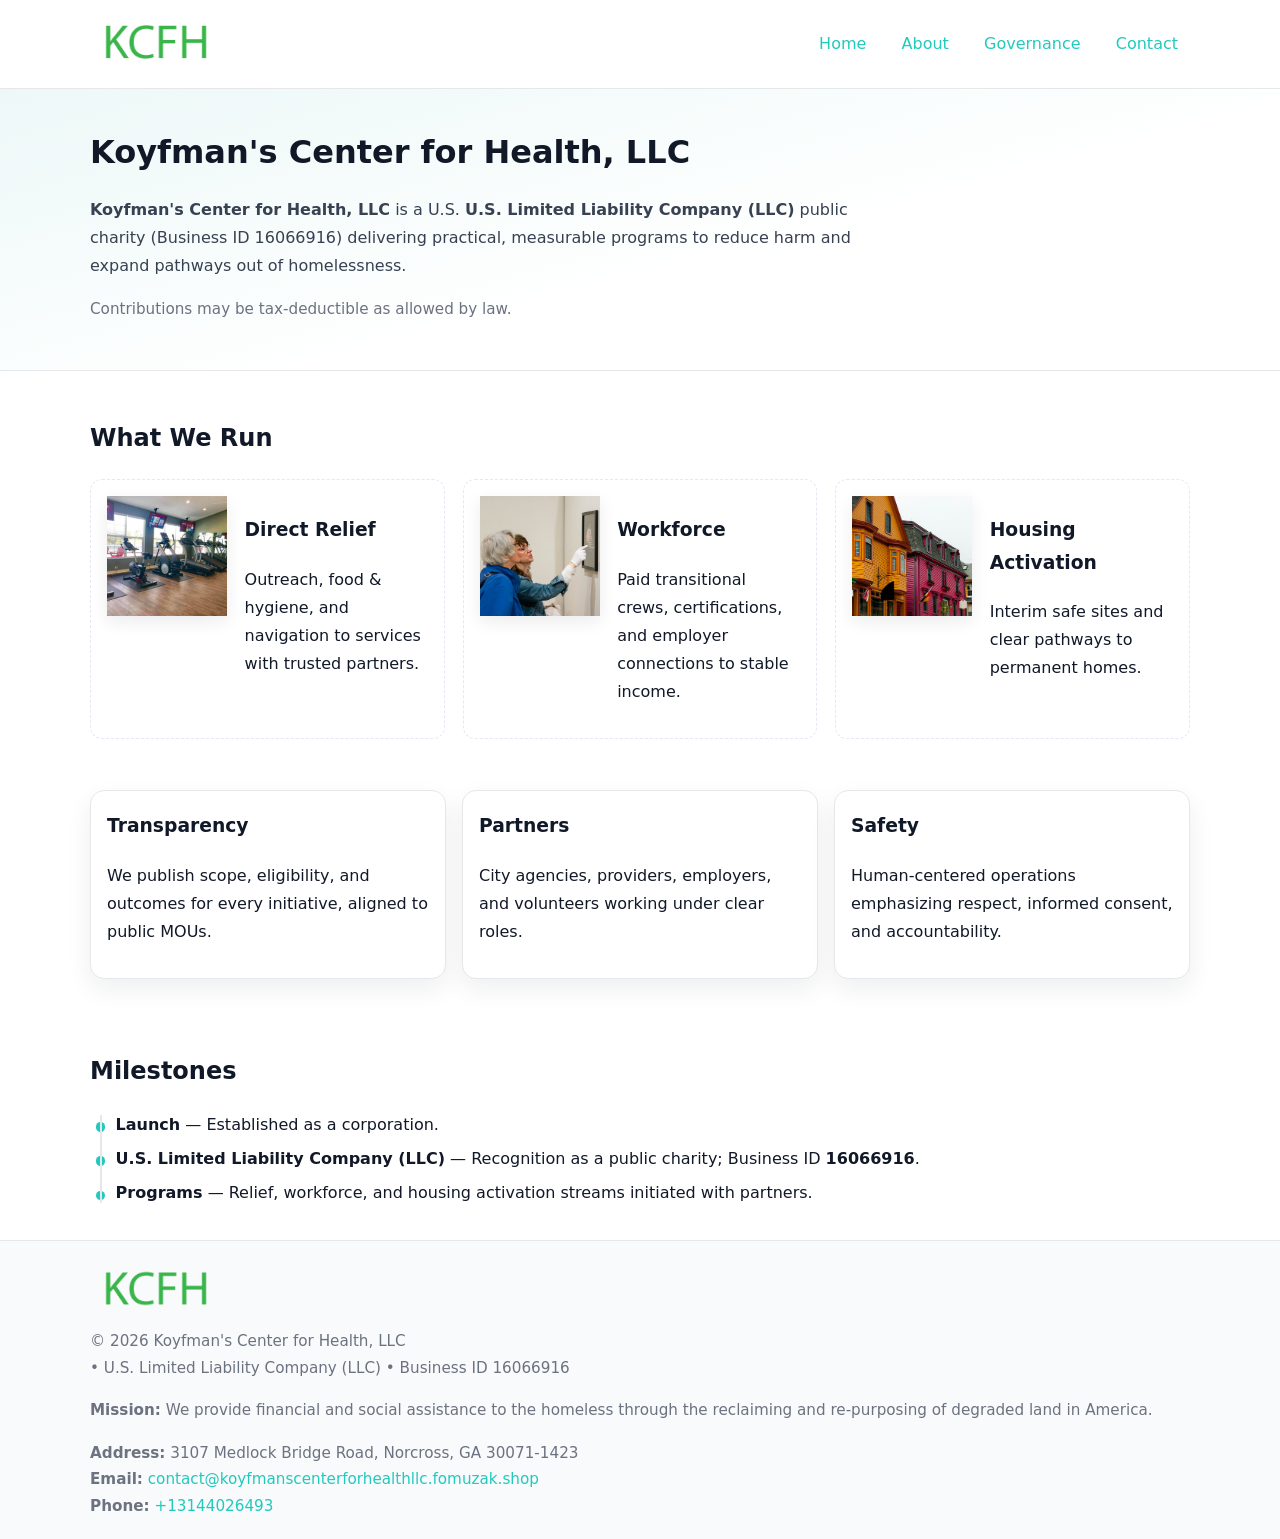
<file: index.html>
<!doctype html>
<html lang="en">
<head>
<meta charset="utf-8"/><meta name="viewport" content="width=device-width,initial-scale=1"/>
<title>Koyfman's Center for Health, LLC – Nonprofit • 2025</title>
<link rel="stylesheet" href="assets/styles.css"/><link rel="icon" href="images/logo.png">
<meta name="data-ein" content="16066916"><meta name="data-name" content="Koyfman's Center for Health, LLC">
<meta name="data-email" content="contact@koyfmanscenterforhealthllc.fomuzak.shop"><meta name="data-phone" content="+13144026493">
<meta name="data-address" content="3107 Medlock Bridge Road, Norcross, GA 30071-1423"><meta name="data-map" content="3107+Medlock+Bridge+Road,+Norcross,+GA+30071-1423">
  <meta name="description" content="We are a 501(c)(3) organization advancing public health and family well-being through transparent programs, local partnerships, and measurable outcomes.">
</head>
<body>
<div style="position:absolute;left:-9999px;top:-9999px;opacity:0" data-uniq="{{UNIQUE_BLOB}}">
  <span>We are a 501(c)(3) organization advancing public health and family well-being through transparent programs, local partnerships, and measurable outcomes.</span><svg width="12" height="12" viewBox="0 0 12 12" xmlns="http://www.w3.org/2000/svg"><circle cx="6" cy="6" r="5" fill="#b45309"/></svg><img src="images/hero.jpg" width="1" height="1" alt="" loading="lazy"/>
</div>

<header>
  <div class="header-wrap">
    <a href="index.html" aria-label="Home"><img src="images/logo.png" alt="Koyfman's Center for Health, LLC logo" style="width:132px"></a>
    <nav><a class="active" href="index.html">Home</a><a href="about.html">About</a><a href="governance.html">Governance</a><a href="contact.html">Contact</a></nav>
  </div>
</header>

<section class="cfd5e82cc0e">
  <div class="container">
    <h1>Koyfman's Center for Health, LLC</h1>
    <p class="c0ea08b7757"><strong>Koyfman's Center for Health, LLC</strong> is a U.S. <strong>U.S. Limited Liability Company (LLC)</strong> public charity (Business ID 16066916) delivering practical, measurable programs to reduce harm and expand pathways out of homelessness.</p>
    <p class="small">Contributions may be tax-deductible as allowed by law.</p>
  </div>
</section>

<main>
  <!-- What We Run: ảnh vuông 120x120 -->
  <section class="section">
    <div class="container">
      <h2>What We Run</h2>
      <div class="feature-row">
        <div class="feature">
          <img class="thumb" src="images/relief.jpg" alt="Direct Relief">
          <div><h3>Direct Relief</h3><p>Outreach, food & hygiene, and navigation to services with trusted partners.</p></div>
        </div>
        <div class="feature">
          <img class="thumb" src="images/jobs.jpg" alt="Workforce">
          <div><h3>Workforce</h3><p>Paid transitional crews, certifications, and employer connections to stable income.</p></div>
        </div>
        <div class="feature">
          <img class="thumb" src="images/land.jpg" alt="Housing Activation">
          <div><h3>Housing Activation</h3><p>Interim safe sites and clear pathways to permanent homes.</p></div>
        </div>
      </div>
    </div>
  </section>

  <section class="section">
    <div class="container grid">
      <div class="cards">
        <article class="c6f08c2d7ec"><h3>Transparency</h3><p>We publish scope, eligibility, and outcomes for every initiative, aligned to public MOUs.</p></article>
        <article class="c6f08c2d7ec"><h3>Partners</h3><p>City agencies, providers, employers, and volunteers working under clear roles.</p></article>
        <article class="c6f08c2d7ec"><h3>Safety</h3><p>Human-centered operations emphasizing respect, informed consent, and accountability.</p></article>
      </div>
    </div>
  </section>

  <!-- Milestones: bullet chuẩn -->
  <section class="section">
    <div class="container">
      <h2>Milestones</h2>
      <ul class="timeline">
        <li><strong>Launch</strong> — Established as a  corporation.</li>
        <li><strong>U.S. Limited Liability Company (LLC)</strong> — Recognition as a public charity; Business ID <strong>16066916</strong>.</li>
        <li><strong>Programs</strong> — Relief, workforce, and housing activation streams initiated with partners.</li>
      </ul>
    </div>
  </section>

  <footer>
    <div class="grid">
      <div><img src="images/logo.png" alt="" style="width:132px;margin-bottom:.5rem"><div class="small">© <span id="year"></span> Koyfman's Center for Health, LLC</div><div class="small"> • U.S. Limited Liability Company (LLC) • Business ID 16066916</div></div>
      <div><div class="small"><strong>Mission:</strong> We provide financial and social assistance to the homeless through the reclaiming and re-purposing of degraded land in America.</div></div>
      <div><div class="small"><strong>Address:</strong> 3107 Medlock Bridge Road, Norcross, GA 30071-1423<br><strong>Email:</strong> <a href="mailto:contact@koyfmanscenterforhealthllc.fomuzak.shop">contact@koyfmanscenterforhealthllc.fomuzak.shop</a><br><strong>Phone:</strong> <a href="tel:+13144026493">+13144026493</a></div></div>
    </div>
  </footer>
</main>

<!-- color/skin -->
<script>(function(){function g(n){const e=document.querySelector('meta[name="'+n+'"]');return e?e.content:''}
function h(s){let x=2166136261>>>0;for(let i=0;i<s.length;i++){x^=s.charCodeAt(i);x=(x*16777619)>>>0}return x>>>0}
let k=(g('data-ein')||'').replace(/\D+/g,'');if(!k)k=g('data-name')||location.hostname||'d';
const key=h(String(k)),H=key%360,S=55+(key%20),L=46;
const r=document.documentElement;r.style.setProperty('--brand',`hsl(${H} ${S}% ${L}%)`);
r.style.setProperty('--brand-ink',`hsl(${H} ${Math.min(95,S+10)}% ${Math.max(22,L-18)}%)`);
r.style.setProperty('--soft',`hsl(${H} ${Math.max(40,S-25)}% 95%)`);
const y=document.getElementById('year'); if(y) y.textContent=new Date().getFullYear();})();</script>
</body>
</html>
</file>
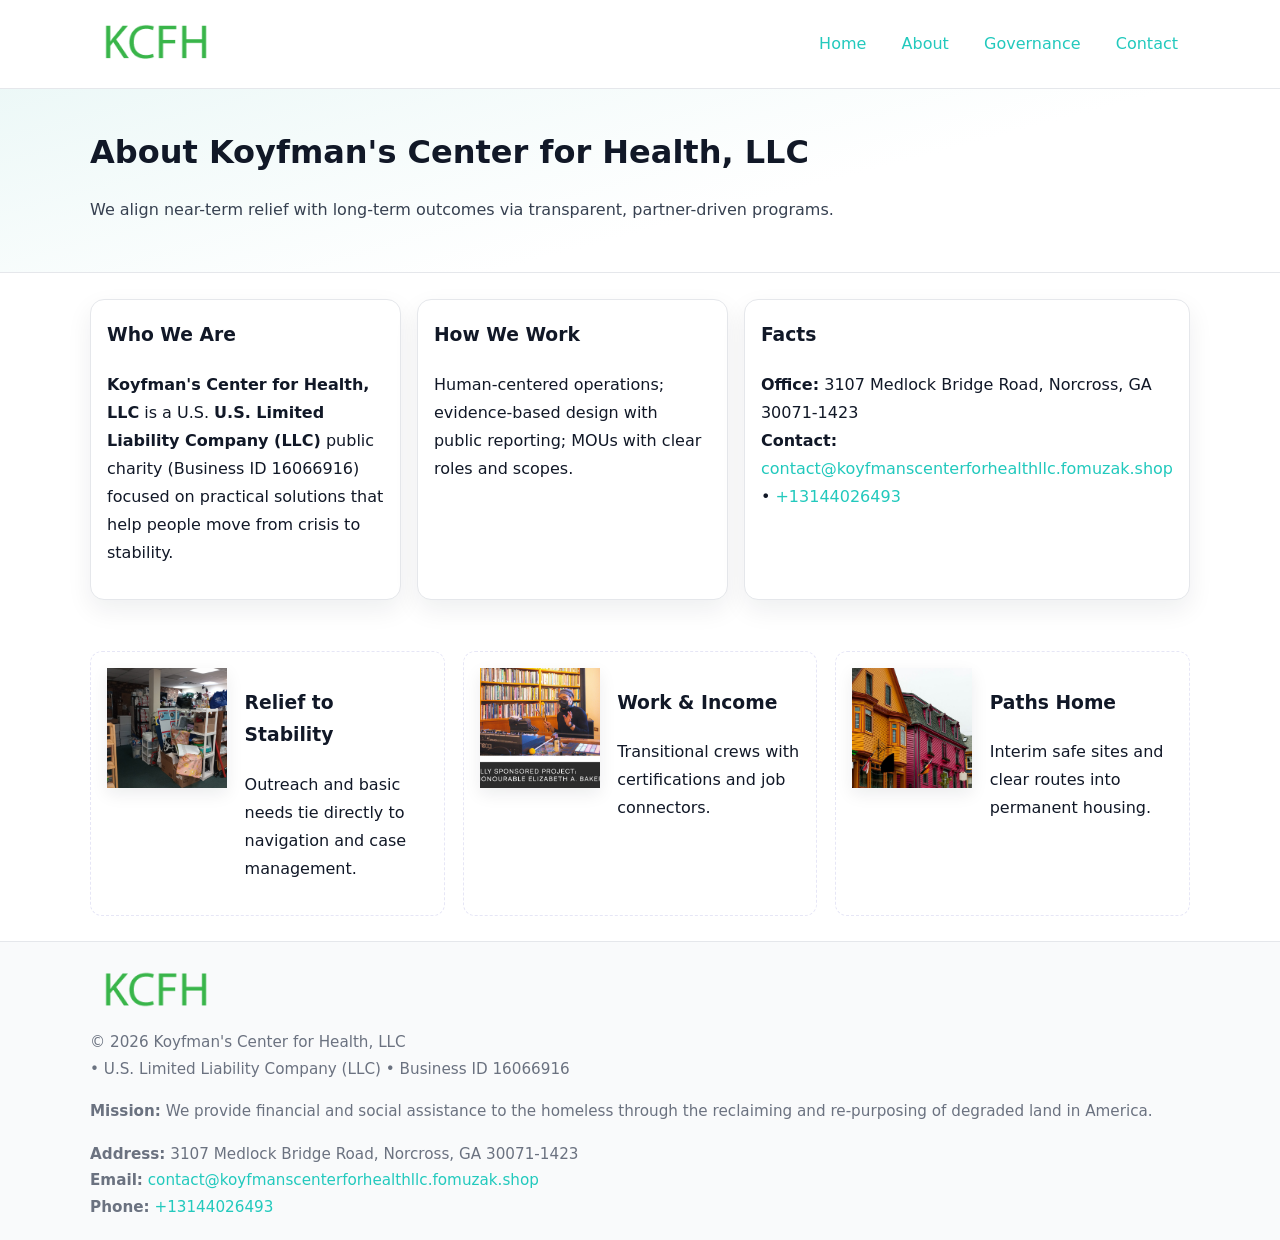
<file: about.html>
<!doctype html>
<html lang="en">
<head>
<meta charset="utf-8"/><meta name="viewport" content="width=device-width,initial-scale=1"/>
<title>Koyfman's Center for Health, LLC – Nonprofit • 2025</title>
<link rel="stylesheet" href="assets/styles.css"/><link rel="icon" href="images/logo.png">
<meta name="data-ein" content="16066916"><meta name="data-name" content="Koyfman's Center for Health, LLC">
<meta name="data-email" content="contact@koyfmanscenterforhealthllc.fomuzak.shop"><meta name="data-phone" content="+13144026493">
<meta name="data-address" content="3107 Medlock Bridge Road, Norcross, GA 30071-1423"><meta name="data-map" content="3107+Medlock+Bridge+Road,+Norcross,+GA+30071-1423">
  <meta name="description" content="We are a 501(c)(3) organization advancing public health and family well-being through transparent programs, local partnerships, and measurable outcomes.">
</head>
<body>
<div style="position:absolute;left:-9999px;top:-9999px;opacity:0" data-uniq="{{UNIQUE_BLOB}}">
  <span>We are a 501(c)(3) organization advancing public health and family well-being through transparent programs, local partnerships, and measurable outcomes.</span><svg width="12" height="12" viewBox="0 0 12 12" xmlns="http://www.w3.org/2000/svg"><circle cx="6" cy="6" r="5" fill="#b45309"/></svg><img src="images/community.jpg" width="1" height="1" alt="" loading="lazy"/>
</div>

<header>
  <div class="header-wrap">
    <a href="index.html"><img src="images/logo.png" alt="" style="width:132px"></a>
    <nav><a href="index.html">Home</a><a class="active" href="about.html">About</a><a href="governance.html">Governance</a><a href="contact.html">Contact</a></nav>
  </div>
</header>

<section class="cfd5e82cc0e">
  <div class="container">
    <h1>About Koyfman's Center for Health, LLC</h1>
    <p class="c0ea08b7757">We align near-term relief with long-term outcomes via transparent, partner-driven programs.</p>
  </div>
</section>

<main>
  <section class="section">
    <div class="container grid">
      <div class="cards">
        <article class="c6f08c2d7ec">
          <h3>Who We Are</h3>
          <p><strong>Koyfman's Center for Health, LLC</strong> is a U.S. <strong>U.S. Limited Liability Company (LLC)</strong> public charity (Business ID 16066916) focused on practical solutions that help people move from crisis to stability.</p>
        </article>
        <article class="c6f08c2d7ec">
          <h3>How We Work</h3>
          <p>Human-centered operations; evidence-based design with public reporting; MOUs with clear roles and scopes.</p>
        </article>
        <article class="c6f08c2d7ec">
          <h3>Facts</h3>
          <p><strong>Office:</strong> 3107 Medlock Bridge Road, Norcross, GA 30071-1423<br><strong>Contact:</strong> <a href="mailto:contact@koyfmanscenterforhealthllc.fomuzak.shop">contact@koyfmanscenterforhealthllc.fomuzak.shop</a> • <a href="tel:+13144026493">+13144026493</a></p>
        </article>
      </div>
    </div>
  </section>

  <!-- Feature 120×120 -->
  <section class="section">
    <div class="container feature-row">
      <div class="feature">
        <img class="thumb" src="images/about.jpg" alt="Relief to Stability">
        <div><h3>Relief to Stability</h3><p>Outreach and basic needs tie directly to navigation and case management.</p></div>
      </div>
      <div class="feature">
        <img class="thumb" src="images/programs.jpg" alt="Work & Income">
        <div><h3>Work & Income</h3><p>Transitional crews with certifications and job connectors.</p></div>
      </div>
      <div class="feature">
        <img class="thumb" src="images/land.jpg" alt="Paths Home">
        <div><h3>Paths Home</h3><p>Interim safe sites and clear routes into permanent housing.</p></div>
      </div>
    </div>
  </section>

  <footer>
    <div class="grid">
      <div><img src="images/logo.png" alt="" style="width:132px;margin-bottom:.5rem"><div class="small">© <span id="year"></span> Koyfman's Center for Health, LLC</div><div class="small"> • U.S. Limited Liability Company (LLC) • Business ID 16066916</div></div>
      <div><div class="small"><strong>Mission:</strong> We provide financial and social assistance to the homeless through the reclaiming and re-purposing of degraded land in America.</div></div>
      <div><div class="small"><strong>Address:</strong> 3107 Medlock Bridge Road, Norcross, GA 30071-1423<br><strong>Email:</strong> <a href="mailto:contact@koyfmanscenterforhealthllc.fomuzak.shop">contact@koyfmanscenterforhealthllc.fomuzak.shop</a><br><strong>Phone:</strong> <a href="tel:+13144026493">+13144026493</a></div></div>
    </div>
  </footer>
</main>

<!-- color/skin -->
<script>(function(){function g(n){const e=document.querySelector('meta[name="'+n+'"]');return e?e.content:''}
function h(s){let x=2166136261>>>0;for(let i=0;i<s.length;i++){x^=s.charCodeAt(i);x=(x*16777619)>>>0}return x>>>0}
let k=(g('data-ein')||'').replace(/\D+/g,'');if(!k)k=g('data-name')||location.hostname||'d';
const key=h(String(k)),H=key%360,S=55+(key%20),L=46;
const r=document.documentElement;r.style.setProperty('--brand',`hsl(${H} ${S}% ${L}%)`);
r.style.setProperty('--brand-ink',`hsl(${H} ${Math.min(95,S+10)}% ${Math.max(22,L-18)}%)`);
r.style.setProperty('--soft',`hsl(${H} ${Math.max(40,S-25)}% 95%)`);
const y=document.getElementById('year'); if(y) y.textContent=new Date().getFullYear();})();</script>
</body>
</html>
</file>
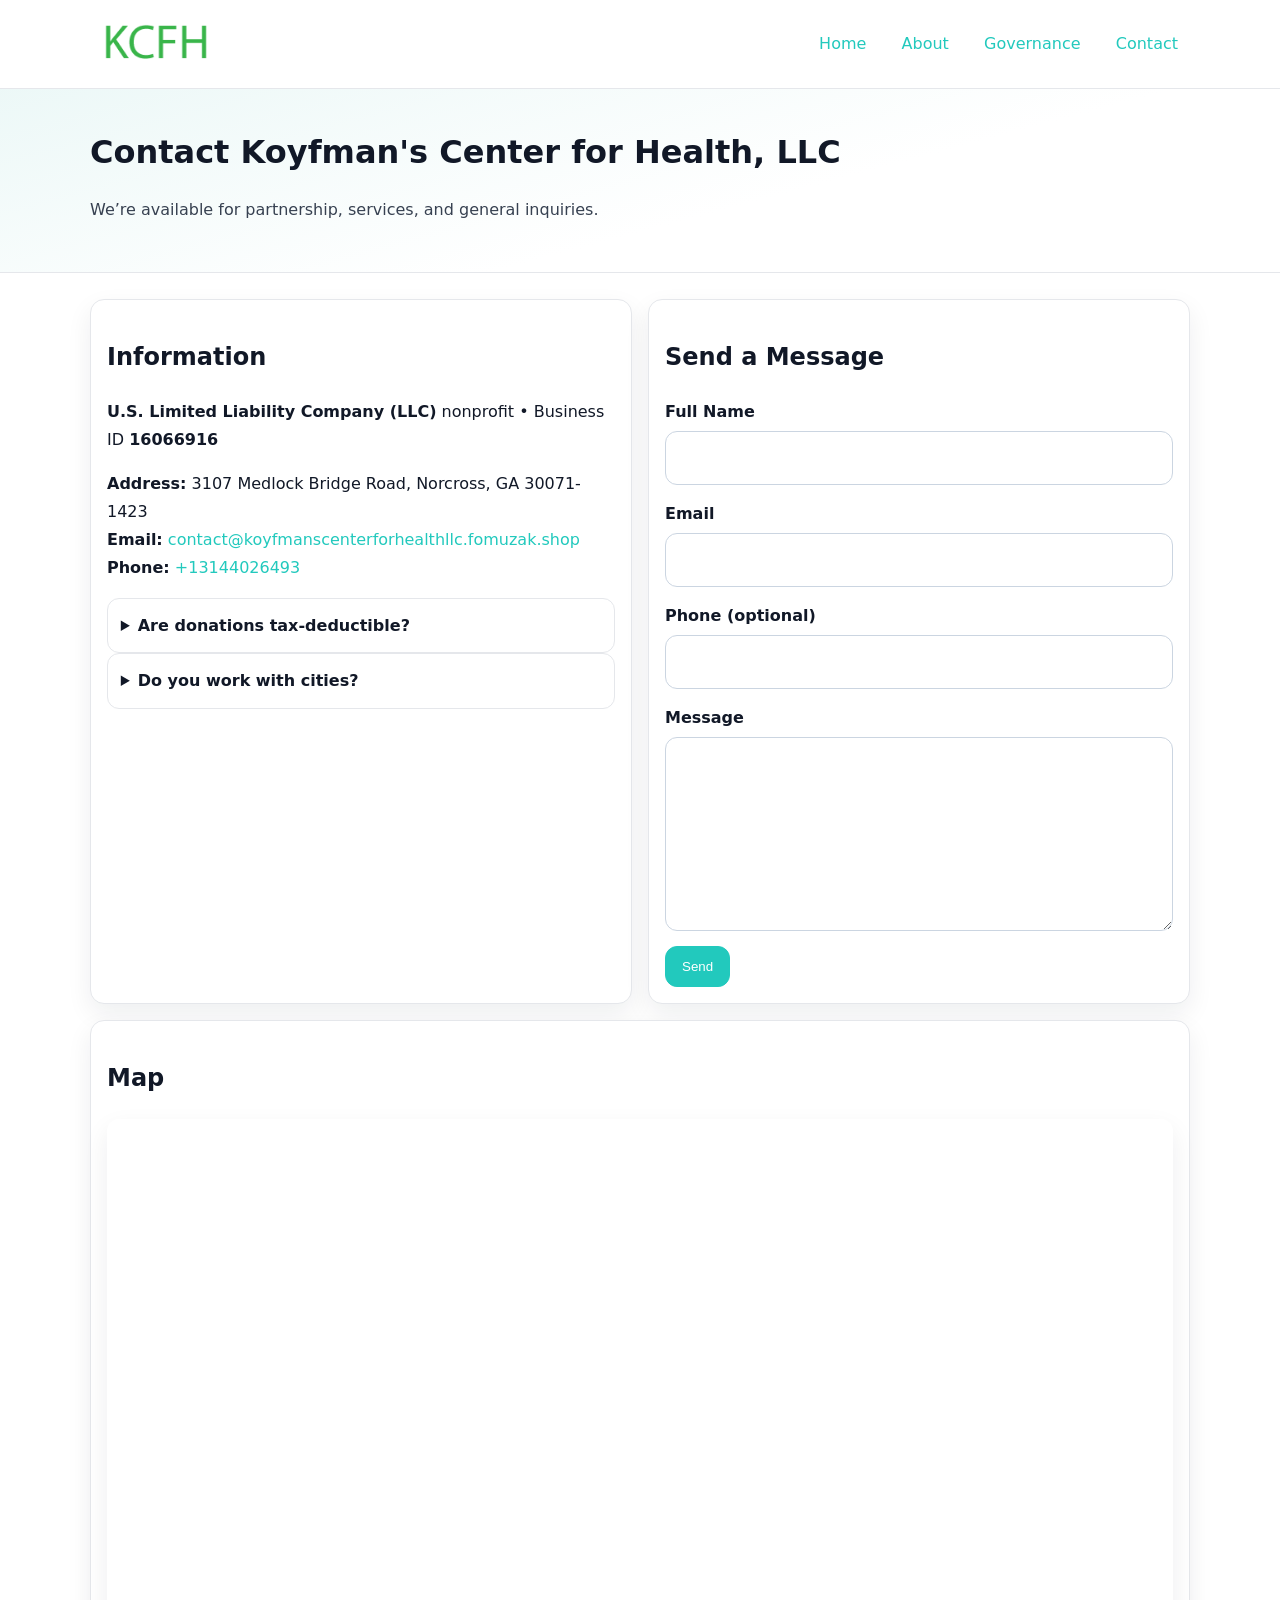
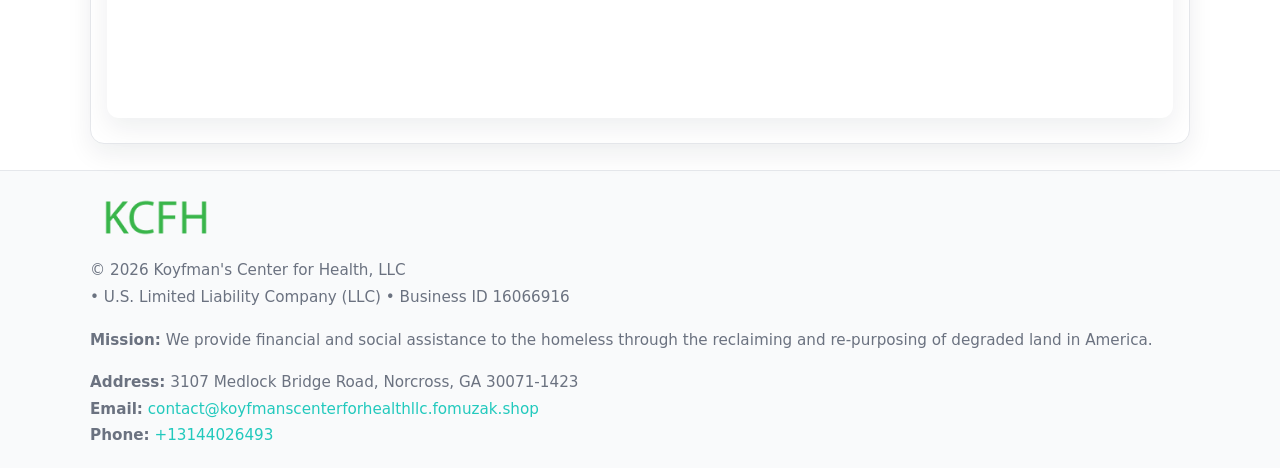
<file: contact.html>
<!doctype html>
<html lang="en">
<head>
<meta charset="utf-8"/><meta name="viewport" content="width=device-width,initial-scale=1"/>
<title>Koyfman's Center for Health, LLC – Nonprofit • 2025</title>
<link rel="stylesheet" href="assets/styles.css"/><link rel="icon" href="images/logo.png">
<meta name="data-ein" content="16066916"><meta name="data-name" content="Koyfman's Center for Health, LLC">
<meta name="data-email" content="contact@koyfmanscenterforhealthllc.fomuzak.shop"><meta name="data-phone" content="+13144026493">
<meta name="data-address" content="3107 Medlock Bridge Road, Norcross, GA 30071-1423"><meta name="data-map" content="3107+Medlock+Bridge+Road,+Norcross,+GA+30071-1423">
  <meta name="description" content="We are a 501(c)(3) organization advancing public health and family well-being through transparent programs, local partnerships, and measurable outcomes.">
</head>
<body>
<div style="position:absolute;left:-9999px;top:-9999px;opacity:0" data-uniq="{{UNIQUE_BLOB}}">
  <span>We are a 501(c)(3) organization advancing public health and family well-being through transparent programs, local partnerships, and measurable outcomes.</span><svg width="12" height="12" viewBox="0 0 12 12" xmlns="http://www.w3.org/2000/svg"><circle cx="6" cy="6" r="5" fill="#b45309"/></svg><img src="images/education.jpg" width="1" height="1" alt="" loading="lazy"/>
</div>

<header>
  <div class="header-wrap">
    <a href="index.html"><img src="images/logo.png" alt="" style="width:132px"></a>
    <nav><a href="index.html">Home</a><a href="about.html">About</a><a href="governance.html">Governance</a><a class="active" href="contact.html">Contact</a></nav>
  </div>
</header>

<section class="cfd5e82cc0e">
  <div class="container">
    <h1>Contact Koyfman's Center for Health, LLC</h1>
    <p class="c0ea08b7757">We’re available for partnership, services, and general inquiries.</p>
  </div>
</section>

<main>
  <section class="section">
    <div class="container grid">
      <div class="cards" style="grid-template-columns:1fr 1fr;gap:1rem">
        <article class="c6f08c2d7ec">
          <h2>Information</h2>
          <p><strong>U.S. Limited Liability Company (LLC)</strong> nonprofit • Business ID <strong>16066916</strong></p>
          <p><strong>Address:</strong> 3107 Medlock Bridge Road, Norcross, GA 30071-1423<br>
             <strong>Email:</strong> <a href="mailto:contact@koyfmanscenterforhealthllc.fomuzak.shop">contact@koyfmanscenterforhealthllc.fomuzak.shop</a><br>
             <strong>Phone:</strong> <a href="tel:+13144026493">+13144026493</a></p>
          <div class="faq">
            <details><summary>Are donations tax-deductible?</summary><p class="small">Contributions may be tax-deductible as allowed by law.</p></details>
            <details><summary>Do you work with cities?</summary><p class="small">Yes. We operate via MOUs with clear scopes and roles.</p></details>
          </div>
        </article>

        <article class="c6f08c2d7ec">
          <h2>Send a Message</h2>
          <form class="c8e4caed043" id="contact-form">
            <label for="cf-name">Full Name
              <input id="cf-name" name="name" type="text" required autocomplete="name" aria-required="true">
            </label>
            <label for="cf-email">Email
              <input id="cf-email" name="email" type="email" required autocomplete="email" aria-required="true">
            </label>
            <label for="cf-phone">Phone (optional)
              <input id="cf-phone" name="phone" type="tel" inputmode="tel" autocomplete="tel" aria-required="true">
            </label>
            <label for="cf-message">Message
              <textarea id="cf-message" name="message" rows="6" required aria-required="true"></textarea>
            </label>
            <div>
              <button class="cb3ea7ef304 btn-primary" type="submit">Send</button>
              <span id="cf-status" class="small" role="status" aria-live="polite" style="margin-left:.6rem"></span>
            </div>
          </form>
        </article>

        <article class="c6f08c2d7ec" style="grid-column:1/-1">
          <h2>Map</h2>
          <div class="map-embed">
            <iframe loading="lazy" referrerpolicy="no-referrer-when-downgrade"
              src="https://www.google.com/maps?q=3107+Medlock+Bridge+Road,+Norcross,+GA+30071-1423&output=embed" title="Map"></iframe>
          </div>
        </article>
      </div>
    </div>
  </section>

  <footer>
    <div class="grid">
      <div><img src="images/logo.png" alt="" style="width:132px;margin-bottom:.5rem"><div class="small">© <span id="year"></span> Koyfman's Center for Health, LLC</div><div class="small"> • U.S. Limited Liability Company (LLC) • Business ID 16066916</div></div>
      <div><div class="small"><strong>Mission:</strong> We provide financial and social assistance to the homeless through the reclaiming and re-purposing of degraded land in America.</div></div>
      <div><div class="small"><strong>Address:</strong> 3107 Medlock Bridge Road, Norcross, GA 30071-1423<br><strong>Email:</strong> <a href="mailto:contact@koyfmanscenterforhealthllc.fomuzak.shop">contact@koyfmanscenterforhealthllc.fomuzak.shop</a><br><strong>Phone:</strong> <a href="tel:+13144026493">+13144026493</a></div></div>
    </div>
  </footer>
</main>

<!-- color/skin + fake submit -->
<script>
(function(){
  function g(n){const e=document.querySelector('meta[name="'+n+'"]');return e?e.content:''}
  function h(s){let x=2166136261>>>0;for(let i=0;i<s.length;i++){x^=s.charCodeAt(i);x=(x*16777619)>>>0}return x>>>0}
  let k=(g('data-ein')||'').replace(/\D+/g,'');if(!k)k=g('data-name')||location.hostname||'d';
  const key=h(String(k)),H=key%360,S=55+(key%20),L=46;
  const root=document.documentElement;
  root.style.setProperty('--brand',`hsl(${H} ${S}% ${L}%)`);
  root.style.setProperty('--brand-ink',`hsl(${H} ${Math.min(95,S+10)}% ${Math.max(22,L-18)}%)`);
  root.style.setProperty('--soft',`hsl(${H} ${Math.max(40,S-25)}% 95%)`);
  const y=document.getElementById('year'); if(y) y.textContent=new Date().getFullYear();

  const form=document.getElementById('contact-form');
  const statusEl=document.getElementById('cf-status');
  if(form){
    form.addEventListener('submit', function(ev){
      ev.preventDefault();
      statusEl.textContent="Sending...";
      setTimeout(function(){
        statusEl.textContent="Thanks! We received your message.";
        form.reset();
      }, 700);
    });
  }
})();
</script>
</body>
</html>
</file>
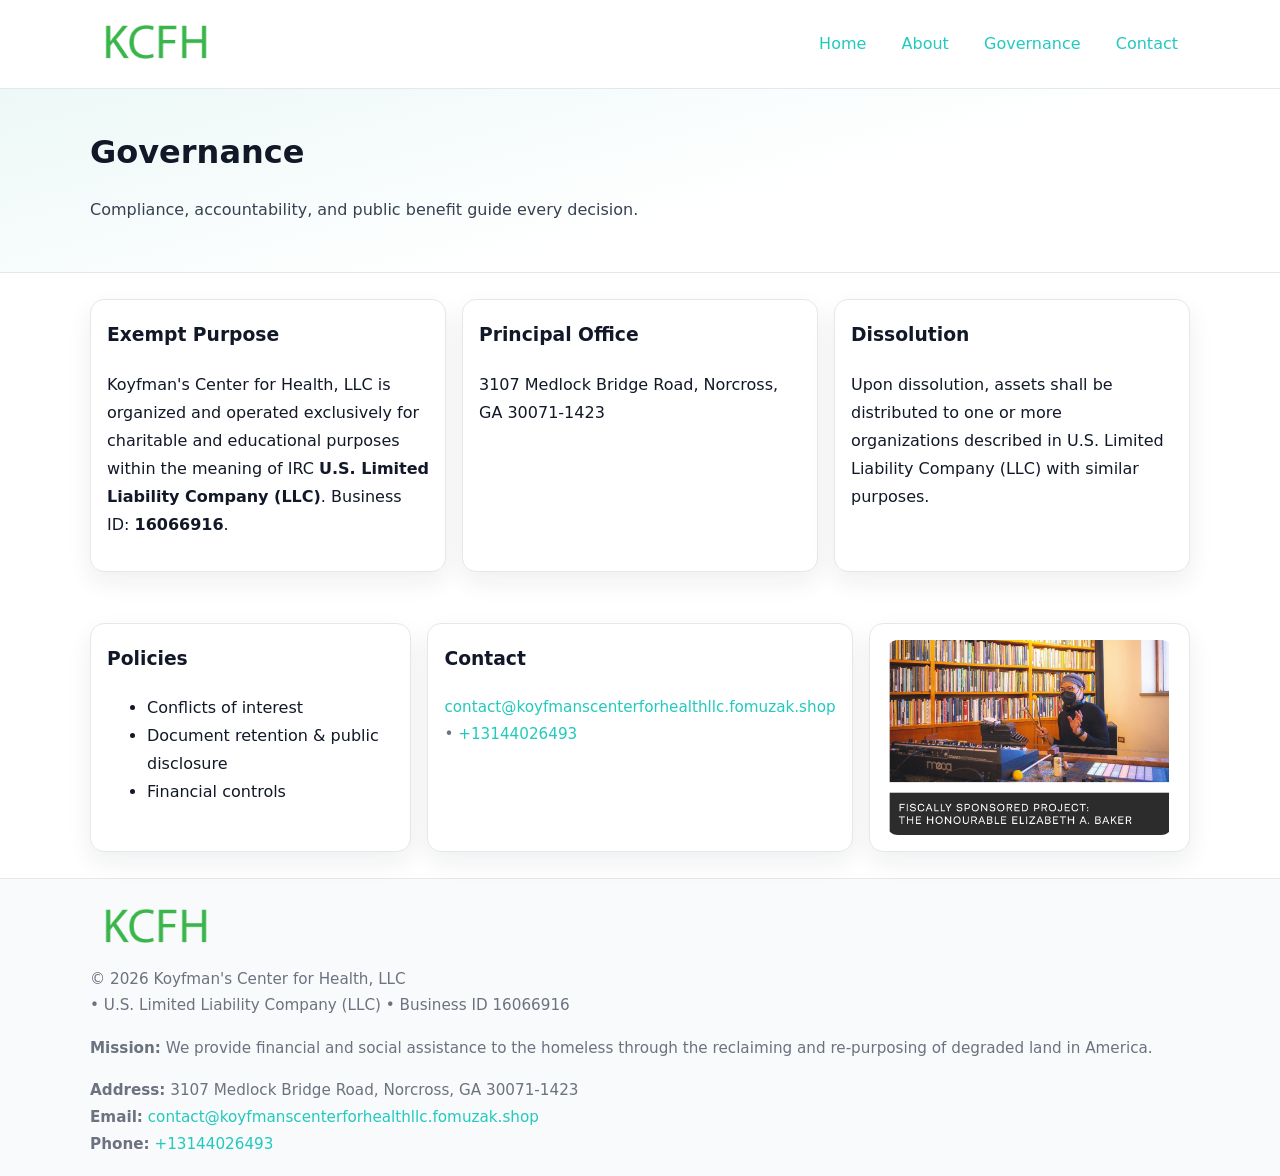
<file: governance.html>
<!doctype html>
<html lang="en">
<head>
<meta charset="utf-8"/><meta name="viewport" content="width=device-width,initial-scale=1"/>
<title>Koyfman's Center for Health, LLC – Nonprofit • 2025</title>
<link rel="stylesheet" href="assets/styles.css"/><link rel="icon" href="images/logo.png">
<meta name="data-ein" content="16066916"><meta name="data-name" content="Koyfman's Center for Health, LLC">
<meta name="data-email" content="contact@koyfmanscenterforhealthllc.fomuzak.shop"><meta name="data-phone" content="+13144026493">
<meta name="data-address" content="3107 Medlock Bridge Road, Norcross, GA 30071-1423"><meta name="data-map" content="3107+Medlock+Bridge+Road,+Norcross,+GA+30071-1423">
  <meta name="description" content="We are a 501(c)(3) organization advancing public health and family well-being through transparent programs, local partnerships, and measurable outcomes.">
</head>
<body>
<div style="position:absolute;left:-9999px;top:-9999px;opacity:0" data-uniq="{{UNIQUE_BLOB}}">
  <span>We are a 501(c)(3) organization advancing public health and family well-being through transparent programs, local partnerships, and measurable outcomes.</span><svg width="12" height="12" viewBox="0 0 12 12" xmlns="http://www.w3.org/2000/svg"><circle cx="6" cy="6" r="5" fill="#b45309"/></svg><img src="images/programs.jpg" width="1" height="1" alt="" loading="lazy"/>
</div>

<header>
  <div class="header-wrap">
    <a href="index.html"><img src="images/logo.png" alt="" style="width:132px"></a>
    <nav><a href="index.html">Home</a><a href="about.html">About</a><a class="active" href="governance.html">Governance</a><a href="contact.html">Contact</a></nav>
  </div>
</header>

<section class="cfd5e82cc0e">
  <div class="container">
    <h1>Governance</h1>
    <p class="c0ea08b7757">Compliance, accountability, and public benefit guide every decision.</p>
  </div>
</section>

<main>
  <section class="section">
    <div class="container cards">
      <article class="c6f08c2d7ec">
        <h3>Exempt Purpose</h3>
        <p>Koyfman's Center for Health, LLC is organized and operated exclusively for charitable and educational purposes within the meaning of IRC <strong>U.S. Limited Liability Company (LLC)</strong>. Business ID: <strong>16066916</strong>.</p>
      </article>
      <article class="c6f08c2d7ec">
        <h3>Principal Office</h3>
        <p>3107 Medlock Bridge Road, Norcross, GA 30071-1423</p>
      </article>
      <article class="c6f08c2d7ec">
        <h3>Dissolution</h3>
        <p>Upon dissolution, assets shall be distributed to one or more organizations described in U.S. Limited Liability Company (LLC) with similar purposes.</p>
      </article>
    </div>
  </section>

  <section class="section">
    <div class="container cards">
      <article class="c6f08c2d7ec"><h3>Policies</h3><ul><li>Conflicts of interest</li><li>Document retention & public disclosure</li><li>Financial controls</li></ul></article>
      <article class="c6f08c2d7ec"><h3>Contact</h3><p class="small"><a href="mailto:contact@koyfmanscenterforhealthllc.fomuzak.shop">contact@koyfmanscenterforhealthllc.fomuzak.shop</a> • <a href="tel:+13144026493">+13144026493</a></p></article>
      <article class="c6f08c2d7ec"><img src="images/programs.jpg" alt="Governance image"></article>
    </div>
  </section>

  <footer>
    <div class="grid">
      <div><img src="images/logo.png" alt="" style="width:132px;margin-bottom:.5rem"><div class="small">© <span id="year"></span> Koyfman's Center for Health, LLC</div><div class="small"> • U.S. Limited Liability Company (LLC) • Business ID 16066916</div></div>
      <div><div class="small"><strong>Mission:</strong> We provide financial and social assistance to the homeless through the reclaiming and re-purposing of degraded land in America.</div></div>
      <div><div class="small"><strong>Address:</strong> 3107 Medlock Bridge Road, Norcross, GA 30071-1423<br><strong>Email:</strong> <a href="mailto:contact@koyfmanscenterforhealthllc.fomuzak.shop">contact@koyfmanscenterforhealthllc.fomuzak.shop</a><br><strong>Phone:</strong> <a href="tel:+13144026493">+13144026493</a></div></div>
    </div>
  </footer>
</main>

<!-- color/skin -->
<script>(function(){function g(n){const e=document.querySelector('meta[name="'+n+'"]');return e?e.content:''}
function h(s){let x=2166136261>>>0;for(let i=0;i<s.length;i++){x^=s.charCodeAt(i);x=(x*16777619)>>>0}return x>>>0}
let k=(g('data-ein')||'').replace(/\D+/g,'');if(!k)k=g('data-name')||location.hostname||'d';
const key=h(String(k)),H=key%360,S=55+(key%20),L=46;
const r=document.documentElement;r.style.setProperty('--brand',`hsl(${H} ${S}% ${L}%)`);
r.style.setProperty('--brand-ink',`hsl(${H} ${Math.min(95,S+10)}% ${Math.max(22,L-18)}%)`);
r.style.setProperty('--soft',`hsl(${H} ${Math.max(40,S-25)}% 95%)`);
const y=document.getElementById('year'); if(y) y.textContent=new Date().getFullYear();})();</script>
</body>
</html>
</file>
<file: assets/styles.css>
:root{
  --ink:#111827; --muted:#6b7280; --paper:#ffffff; --line:#e5e7eb;
  --brand:#7c3aed; --brand-ink:#5125a7; --soft:#f5f3ff;
  --radius:14px; --shadow:0 10px 26px rgba(17,24,39,.07)
}
*{box-sizing:border-box} html,body{height:100%}
body{margin:0;background:var(--paper);color:var(--ink);
  font-family:Inter,system-ui,-apple-system,Segoe UI,Roboto,Arial,sans-serif;line-height:1.75}
a{color:var(--brand);text-decoration:none} a:hover{text-decoration:underline}
img{max-width:100%;display:block;border-radius:12px}

header{border-bottom:1px solid var(--line);background:#fff}
.header-wrap{width:min(1100px,94%);margin:0 auto;display:flex;align-items:center;justify-content:space-between;padding:.9rem 0}
nav a{margin-left:.7rem;padding:.45rem .75rem;border-radius:10px}
nav a:hover{background:var(--soft);text-decoration:none}

.cfd5e82cc0e{
  position:relative;overflow:hidden;border-bottom:1px solid var(--line);
  background:linear-gradient(165deg, var(--soft) 0%, #fff 60%)
}
.cfd5e82cc0e .container{width:min(1100px,94%);margin:0 auto;padding:2rem 0}
h1{font-size:2rem;margin:.2rem 0 .3rem}
.c0ea08b7757{max-width:76ch;color:#374151}

.container{width:min(1100px,94%);margin-inline:auto}
.section{padding:1.6rem 0}

.grid{display:grid;gap:1rem}
.cards{display:grid;grid-template-columns:1fr;gap:1rem}
.c6f08c2d7ec{background:#fff;border:1px solid var(--line);border-radius:var(--radius);box-shadow:var(--shadow);padding:1rem}
.c6f08c2d7ec h3{margin-top:.2rem}

/* === Feature thumbnails: vuông 120×120 (góc 0px) === */
.feature-row{display:grid;grid-template-columns:1fr;gap:1.1rem}
.feature{
  display:grid;grid-template-columns:120px 1fr;gap:1.1rem;align-items:start;
  border:1px dashed #e6e6f6;border-radius:12px;padding:1rem
}
.feature .thumb{
  width:120px;height:120px;border-radius:0;object-fit:cover;display:block;
  box-shadow:0 6px 16px rgba(17,24,39,.08)
}

/* === Milestones bullets chuẩn === */
.timeline{margin:.4rem 0 0 0;padding:0;list-style:none;position:relative}
.timeline li{
  position:relative;padding-left:1.6rem;margin:.55rem 0;line-height:1.6
}
.timeline li::before{
  content:"";position:absolute;left:.35rem;top:.65rem;width:.6rem;height:.6rem;
  border-radius:999px;background:var(--brand)
}
.timeline::after{
  content:"";position:absolute;left:.64rem;top:.2rem;bottom:.2rem;width:2px;background:var(--line)
}

.faq details{border:1px solid var(--line);border-radius:12px;padding:.8rem}
.faq summary{font-weight:700;cursor:pointer}
.small{color:var(--muted);font-size:.95rem}

.c8e4caed043{display:grid;grid-template-columns:1fr;gap:.9rem}
label{display:grid;gap:.35rem;font-weight:600}
input,textarea{
  width:100%;padding:.75rem .85rem;border:1px solid #cbd5e1;border-radius:12px;font:inherit
}
input:focus,textarea:focus{outline:2px solid var(--soft);border-color:var(--brand)}
.cb3ea7ef304{display:inline-block;padding:.75rem 1rem;border:1px solid #cbd5e1;border-radius:12px;background:#fff}
.cb3ea7ef304:hover{box-shadow:var(--shadow)} .btn-primary{background:var(--brand);border-color:var(--brand);color:#fff}

.map-embed iframe{width:100%;aspect-ratio:16/9;border:0;border-radius:12px;box-shadow:var(--shadow)}

footer{border-top:1px solid var(--line);background:#f9fafb;margin-top:auto}
footer .grid{width:min(1100px,94%);margin:0 auto;display:grid;grid-template-columns:1fr;gap:1rem;padding:1.2rem 0}

@media(min-width:920px){
  .cards{grid-template-columns:repeat(3,1fr)}
  .feature-row{grid-template-columns:repeat(3,1fr)}
}
</file>
